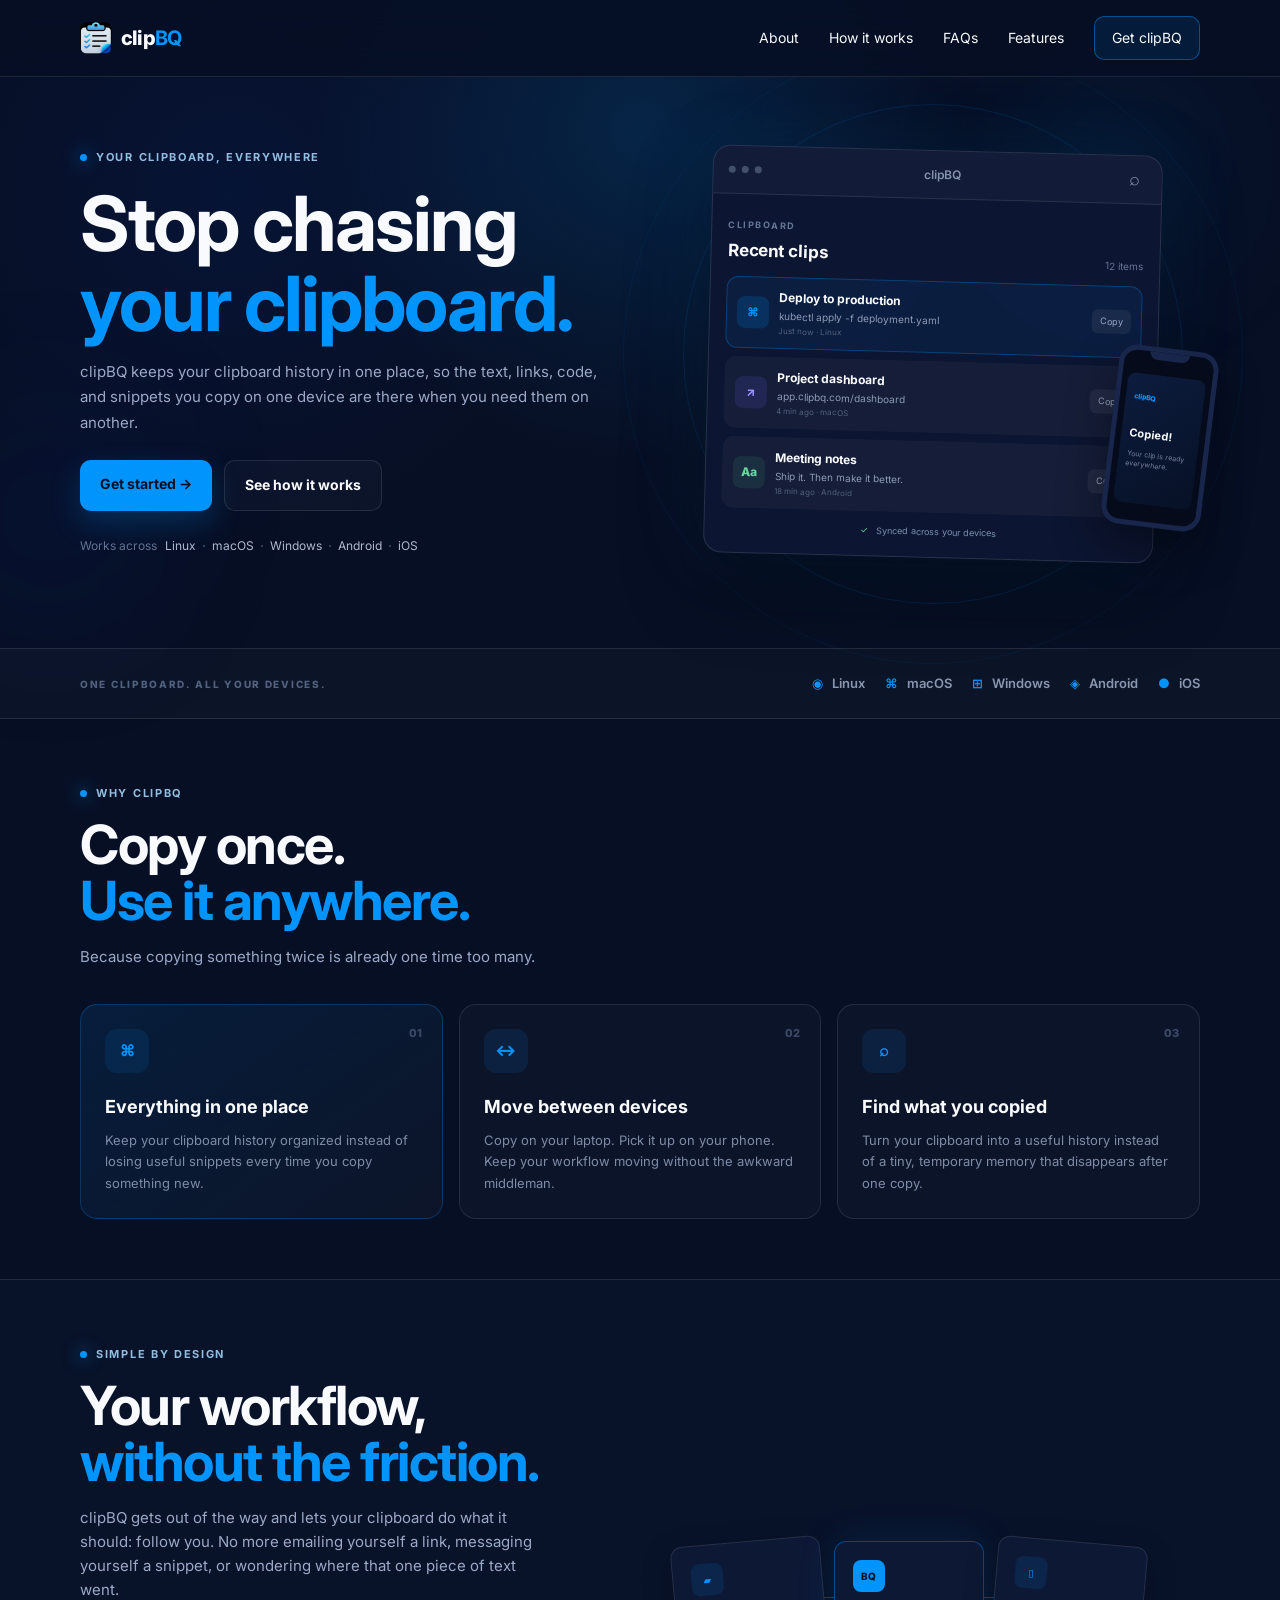
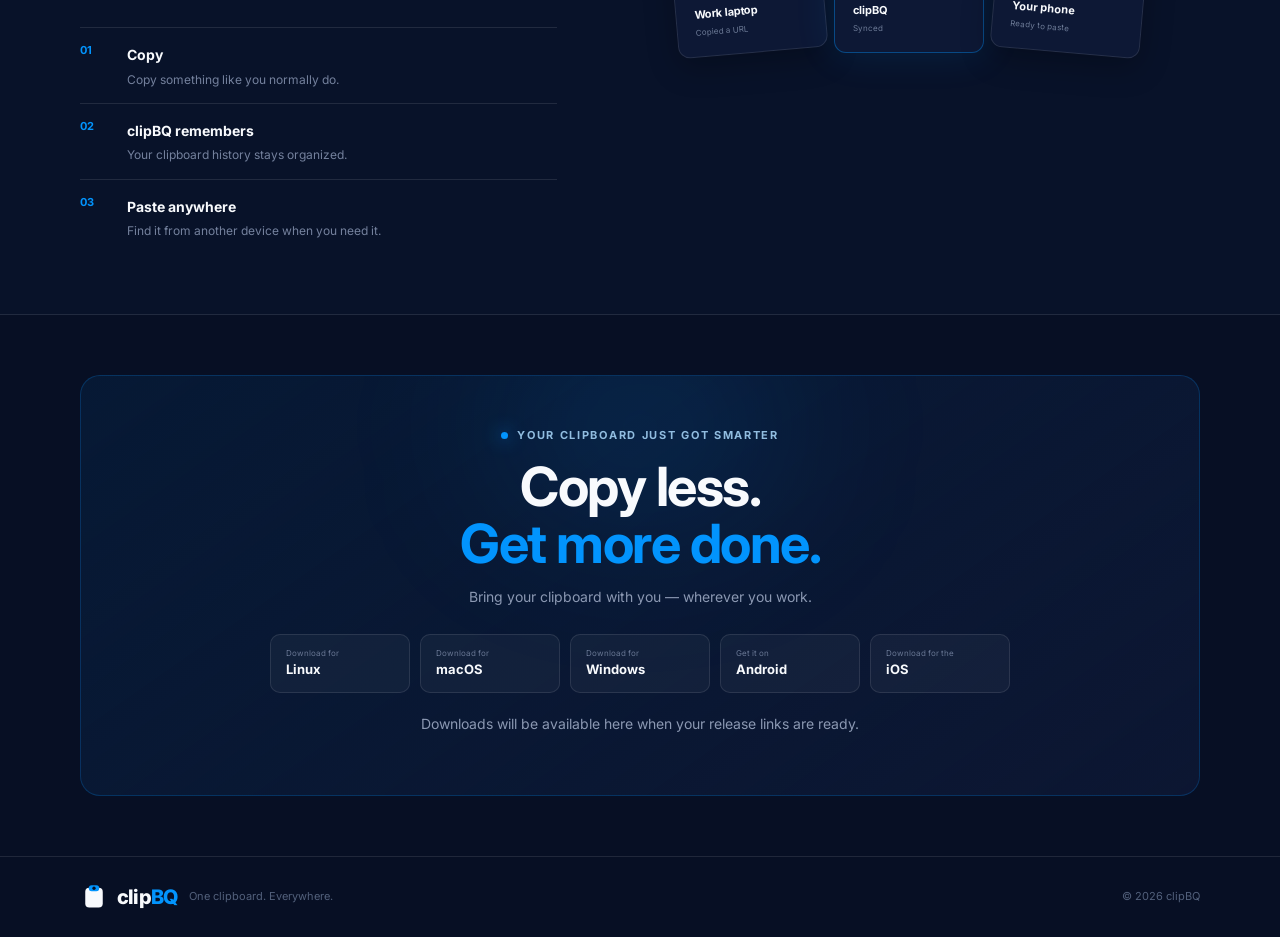
<file: index.html>
<!DOCTYPE html>
<html lang="en">

<head>
  <meta charset="UTF-8" />
  <meta name="viewport" content="width=device-width, initial-scale=1.0" />

  <!-- Primary Meta Tags -->
  <title>clipBQ — Your clipboard, everywhere</title>
  <meta name="title" content="clipBQ — Cross-Platform Clipboard Manager for Desktop & Mobile" />
  <meta name="description"
    content="Seamlessly sync your clipboard history across Linux, macOS, Windows, Android, and iOS. Access copied text, snippets, and links anywhere instantly with clipBQ." />
  <meta name="keywords"
    content="clipboard manager, cross platform clipboard, clipboard sync, linux clipboard, macos clipboard manager, windows clipboard tool, android clipboard sync" />
  <meta name="author" content="clipBQ" />
  <meta name="robots" content="index, follow" />
  <link rel="canonical" href="https://clipbq.github.io/" />

  <!-- Open Graph / Facebook -->
  <meta property="og:type" content="website" />
  <meta property="og:url" content="https://clipbq.github.io/" />
  <meta property="og:title" content="clipBQ — Your Clipboard, Everywhere" />
  <meta property="og:description"
    content="Keep your clipboard history synchronized in one place across all your desktop and mobile devices." />
  <meta property="og:image" content="https://clipbq.github.io/clipBQ-logo.png" />

  <!-- Twitter -->
  <meta property="twitter:card" content="summary_large_image" />
  <meta property="twitter:url" content="https://clipbq.github.io/" />
  <meta property="twitter:title" content="clipBQ — Your Clipboard, Everywhere" />
  <meta property="twitter:description"
    content="Keep your clipboard history synchronized in one place across all your desktop and mobile devices." />
  <meta property="twitter:image" content="https://clipbq.github.io/clipBQ-logo.png" />

  <!-- Fonts & Styles -->
  <link rel="preconnect" href="https://fonts.googleapis.com">
  <link rel="preconnect" href="https://fonts.gstatic.com" crossorigin>
  <link href="https://fonts.googleapis.com/css2?family=Inter:wght@400;500;600;700;800&display=swap" rel="stylesheet">
  <link rel="stylesheet" href="styles.css" />

  <!-- Favicons -->
  <link rel="apple-touch-icon" sizes="180x180" href="/apple-touch-icon.png">
  <link rel="icon" type="image/png" sizes="32x32" href="/favicon-32x32.png">
  <link rel="icon" type="image/png" sizes="16x16" href="/favicon-16x16.png">
  <link rel="manifest" href="/site.webmanifest">

  <!-- JSON-LD Structured Data for Software Application -->
  <script type="application/ld+json">
  {
    "@context": "https://schema.org",
    "@type": "SoftwareApplication",
    "name": "clipBQ",
    "operatingSystem": "Linux, macOS, Windows, Android, iOS",
    "applicationCategory": "UtilitiesApplication",
    "offers": {
      "@type": "Offer",
      "price": "100000.00",
      "priceCurrency": "USD"
    },
    "description": "Cross-platform clipboard manager that synchronizes clipboard history across Linux, macOS, Windows, Android, and iOS."
  }
  </script>
</head>

<body>
  <header class="site-header">
    <nav class="nav container">
      <a class="brand" href="index.html">
        <img src="clipBQ-logo.png" alt="clipBQ icon">
        <span>clip<b>BQ</b></span>
      </a>

      <button class="menu-toggle" id="menuToggle" aria-label="Open navigation menu" aria-expanded="false">☰</button>

      <div class="nav-links" id="navLinks">
        <a href="#home">About</a>
        <a href="#how-it-works">How it works</a>
        <a href="faq.html">FAQs</a>
        <a href="#features">Features</a>
        <a class="nav-cta" href="index.html#download">Get clipBQ</a>
      </div>
    </nav>
  </header>

  <main>
    <section class="hero" id="home">
      <div class="hero-glow glow-one"></div>
      <div class="hero-glow glow-two"></div>

      <div class="container hero-grid">
        <div class="hero-copy">
          <div class="eyebrow"><span></span> Your clipboard, everywhere</div>
          <h1>Stop chasing<br><em>your clipboard.</em></h1>
          <p class="hero-text">
            clipBQ keeps your clipboard history in one place, so the text, links,
            code, and snippets you copy on one device are there when you need them
            on another.
          </p>

          <div class="hero-actions">
            <a class="btn btn-primary" href="#download">Get started <span>→</span></a>
            <a class="btn btn-ghost" href="#how-it-works">See how it works</a>
          </div>

          <div class="platform-line">
            <span>Works across</span>
            <div class="platforms-mini">
              <span>Linux</span><b>·</b><span>macOS</span><b>·</b><span>Windows</span><b>·</b><span>Android</span><b>·</b><span>iOS</span>
            </div>
          </div>
        </div>

        <div class="clipboard-demo-wrap">
          <div class="orbit orbit-a"></div>
          <div class="orbit orbit-b"></div>
          <div class="clipboard-window">
            <div class="window-top">
              <div class="window-dots"><i></i><i></i><i></i></div>
              <span>clipBQ</span>
              <button class="search-btn" aria-label="Search clipboard">⌕</button>
            </div>

            <div class="window-body">
              <div class="window-heading">
                <div>
                  <small>CLIPBOARD</small>
                  <h3>Recent clips</h3>
                </div>
                <span class="count">12 items</span>
              </div>

              <div class="clip-card active">
                <div class="clip-icon blue">⌘</div>
                <div class="clip-content">
                  <strong>Deploy to production</strong>
                  <p>kubectl apply -f deployment.yaml</p>
                  <small>Just now · Linux</small>
                </div>
                <button class="copy-chip" data-copy="kubectl apply -f deployment.yaml">Copy</button>
              </div>

              <div class="clip-card">
                <div class="clip-icon purple">↗</div>
                <div class="clip-content">
                  <strong>Project dashboard</strong>
                  <p>app.clipbq.com/dashboard</p>
                  <small>4 min ago · macOS</small>
                </div>
                <button class="copy-chip" data-copy="app.clipbq.com/dashboard">Copy</button>
              </div>

              <div class="clip-card">
                <div class="clip-icon green">Aa</div>
                <div class="clip-content">
                  <strong>Meeting notes</strong>
                  <p>Ship it. Then make it better.</p>
                  <small>18 min ago · Android</small>
                </div>
                <button class="copy-chip" data-copy="Ship it. Then make it better.">Copy</button>
              </div>

              <div class="sync-badge"><span>✓</span> Synced across your devices</div>
            </div>
          </div>

          <div class="floating-device device-phone">
            <div class="device-notch"></div>
            <div class="device-screen">
              <small>clipBQ</small>
              <strong>Copied!</strong>
              <p>Your clip is ready everywhere.</p>
            </div>
          </div>
        </div>
      </div>
    </section>

    <section class="trust-strip" id="platforms">
      <div class="container">
        <p>ONE CLIPBOARD. ALL YOUR DEVICES.</p>
        <div class="platform-grid">
          <div><span>◉</span> Linux</div>
          <div><span>⌘</span> macOS</div>
          <div><span>⊞</span> Windows</div>
          <div><span>◈</span> Android</div>
          <div><span>●</span> iOS</div>
        </div>
      </div>
    </section>

    <section class="section" id="features">
      <div class="container">
        <div class="section-heading">
          <div class="eyebrow"><span></span> Why clipBQ</div>
          <h2>Copy once.<br><span>Use it anywhere.</span></h2>
          <p>Because copying something twice is already one time too many.</p>
        </div>

        <div class="feature-grid">
          <article class="feature-card featured">
            <div class="feature-number">01</div>
            <div class="feature-icon">⌘</div>
            <h3>Everything in one place</h3>
            <p>Keep your clipboard history organized instead of losing useful snippets every time you copy something
              new.</p>
          </article>

          <article class="feature-card">
            <div class="feature-number">02</div>
            <div class="feature-icon">↔</div>
            <h3>Move between devices</h3>
            <p>Copy on your laptop. Pick it up on your phone. Keep your workflow moving without the awkward middleman.
            </p>
          </article>

          <article class="feature-card">
            <div class="feature-number">03</div>
            <div class="feature-icon">⌕</div>
            <h3>Find what you copied</h3>
            <p>Turn your clipboard into a useful history instead of a tiny, temporary memory that disappears after one
              copy.</p>
          </article>
        </div>
      </div>
    </section>

    <section class="section workflow" id="how-it-works">
      <div class="container workflow-grid">
        <div class="workflow-copy">
          <div class="eyebrow"><span></span> Simple by design</div>
          <h2>Your workflow,<br><span>without the friction.</span></h2>
          <p>
            clipBQ gets out of the way and lets your clipboard do what it should:
            follow you. No more emailing yourself a link, messaging yourself a snippet,
            or wondering where that one piece of text went.
          </p>

          <div class="steps">
            <div class="step">
              <b>01</b>
              <div>
                <strong>Copy</strong>
                <p>Copy something like you normally do.</p>
              </div>
            </div>
            <div class="step">
              <b>02</b>
              <div>
                <strong>clipBQ remembers</strong>
                <p>Your clipboard history stays organized.</p>
              </div>
            </div>
            <div class="step">
              <b>03</b>
              <div>
                <strong>Paste anywhere</strong>
                <p>Find it from another device when you need it.</p>
              </div>
            </div>
          </div>
        </div>

        <div class="workflow-art">
          <div class="connection-line"></div>
          <div class="workflow-card card-left">
            <span class="device-symbol">▰</span>
            <strong>Work laptop</strong>
            <small>Copied a URL</small>
          </div>
          <div class="workflow-card card-center">
            <span class="brand-dot">BQ</span>
            <strong>clipBQ</strong>
            <small>Synced</small>
          </div>
          <div class="workflow-card card-right">
            <span class="device-symbol">▯</span>
            <strong>Your phone</strong>
            <small>Ready to paste</small>
          </div>
        </div>
      </div>
    </section>

    <section class="cta-section" id="download">
      <div class="container">
        <div class="cta-box">
          <div class="cta-glow"></div>
          <div class="eyebrow"><span></span> Your clipboard just got smarter</div>
          <h2>Copy less.<br><em>Get more done.</em></h2>
          <p>Bring your clipboard with you — wherever you work.</p>
          <div class="download-buttons">
            <a class="download-btn"
              href="https://media.githubusercontent.com/media/clipbq/clipbq.github.io/refs/heads/main/clipBQ-linux-app.zip">
              <small>Download for</small><strong>Linux</strong>
            </a>
            <a class="download-btn"
              href="https://media.githubusercontent.com/media/clipbq/clipbq.github.io/refs/heads/main/clipBQ-mac-app.zip">
              <small>Download for</small><strong>macOS</strong>
            </a>
            <a class="download-btn"
              href="https://media.githubusercontent.com/media/clipbq/clipbq.github.io/refs/heads/main/clipBQ-windows-app.zip">
              <small>Download for</small><strong>Windows</strong>
            </a>
            <a class="download-btn" href="clipBQ-signed-apk.zip">
              <small>Get it on</small><strong>Android</strong>
            </a>
            <a class="download-btn"
              href="https://media.githubusercontent.com/media/clipbq/clipbq.github.io/refs/heads/main/clipBQ-mac-app.zip">
              <small>Download for the</small><strong>iOS</strong>
            </a>
          </div>
          <p class="fine-print">Downloads will be available here when your release links are ready.</p>
        </div>
      </div>
    </section>
  </main>

  <footer>
    <div class="container footer-inner">
      <a class="brand" href="#">
        <span class="brand-mark small" aria-hidden="true">
          <svg viewBox="0 0 48 48">
            <rect x="9" y="8" width="30" height="34" rx="7" fill="#F8FAFD" />
            <rect x="15" y="4" width="18" height="10" rx="5" fill="#0294FD" />
            <circle cx="24" cy="9" r="2.8" fill="#071023" />
          </svg>
        </span>
        <span>clip<span>BQ</span></span>
      </a>
      <p>One clipboard. Everywhere.</p>
      <span class="copyright">© 2026 clipBQ</span>
    </div>
  </footer>

  <script src="script.js"></script>
</body>

</html>
</file>
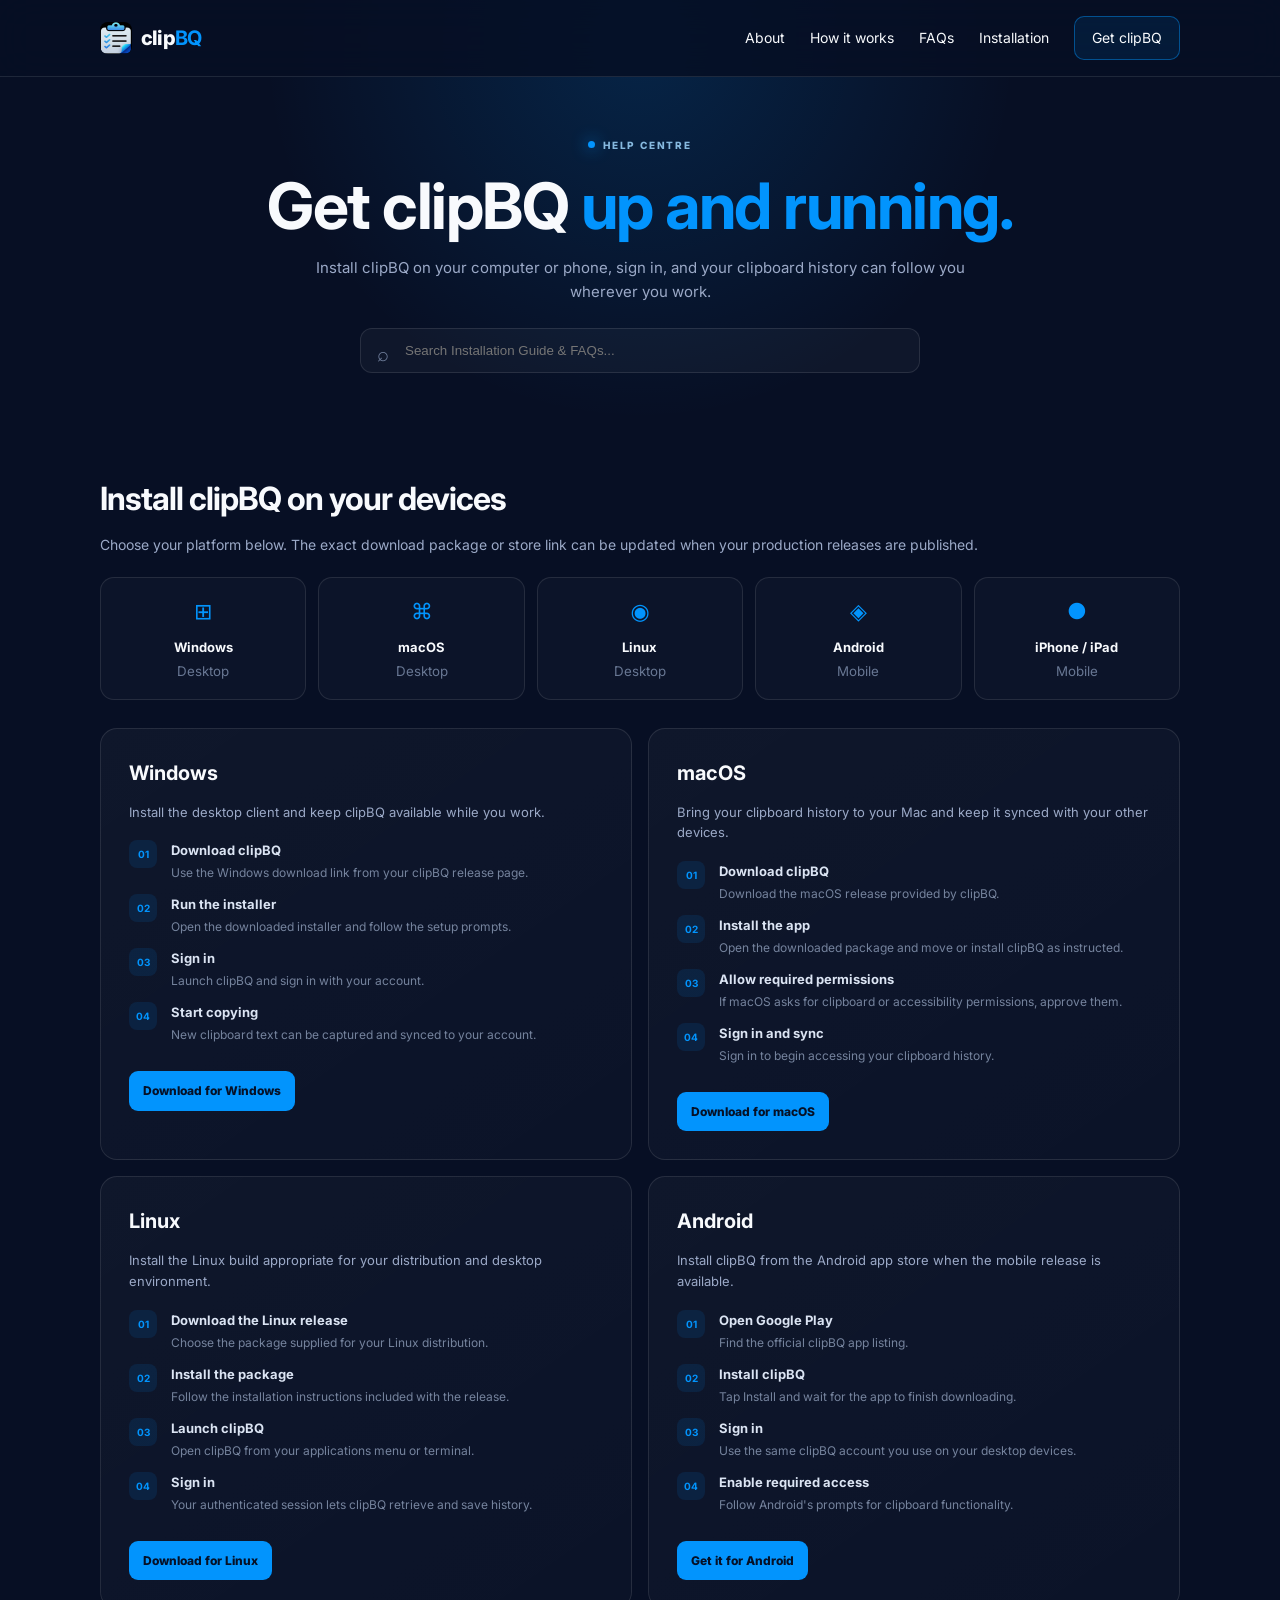
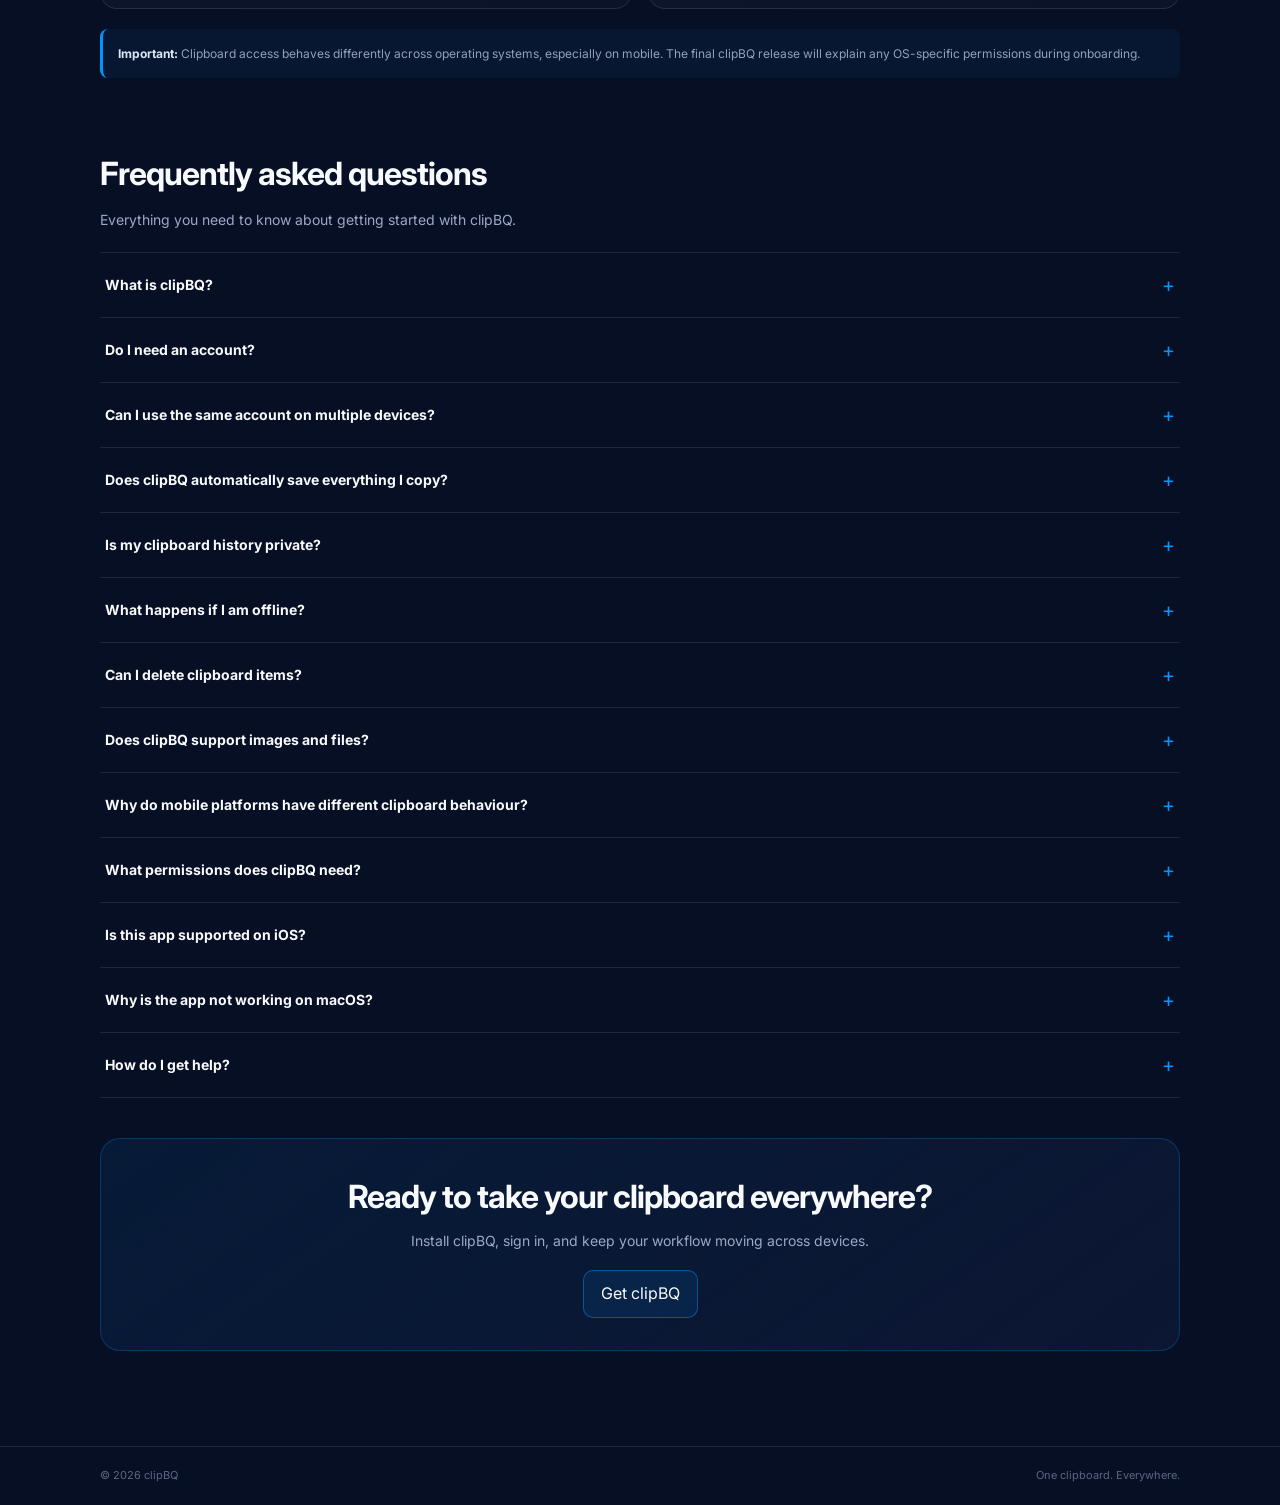
<file: faq.html>
<!DOCTYPE html>
<html lang="en">

<head>
  <meta charset="UTF-8" />
  <meta name="viewport" content="width=device-width, initial-scale=1.0" />

  <!-- Primary Meta Tags -->
  <title>clipBQ — Your clipboard, everywhere</title>
  <meta name="title" content="clipBQ — Installation Guide & Frequently Asked Questions (FAQs)" />
  <meta name="description"
    content="Find installation guides for Linux, macOS, Windows, Android, and iOS alongside answers to common questions about clipBQ sync, security, and usage." />
  <meta name="keywords"
    content="clipBQ help, install clipBQ, clipboard manager FAQ, clipBQ guide, cloud clipboard setup" />
  <meta name="author" content="clipBQ" />
  <meta name="robots" content="index, follow" />
  <link rel="canonical" href="https://clipbq.github.io/faq.html" />

  <!-- Open Graph / Facebook -->
  <meta property="og:type" content="article" />
  <meta property="og:url" content="https://clipbq.github.io/faq.html" />
  <meta property="og:title" content="clipBQ — Installation Guide & FAQs" />
  <meta property="og:description"
    content="Learn how to install and configure clipBQ on Linux, macOS, Windows, Android, and iOS." />
  <meta property="og:image" content="https://clipbq.github.io/clipBQ-logo.png" />

  <!-- Twitter -->
  <meta property="twitter:card" content="summary_large_image" />
  <meta property="twitter:url" content="https://clipbq.github.io/faq.html" />
  <meta property="twitter:title" content="clipBQ — Installation Guide & FAQs" />
  <meta property="twitter:description"
    content="Learn how to install and configure clipBQ on Linux, macOS, Windows, Android, and iOS." />
  <meta property="twitter:image" content="https://clipbq.github.io/clipBQ-logo.png" />

  <!-- Fonts & Styles -->
  <link rel="preconnect" href="https://fonts.googleapis.com">
  <link rel="preconnect" href="https://fonts.gstatic.com" crossorigin>
  <link href="https://fonts.googleapis.com/css2?family=Inter:wght@400;500;600;700;800&display=swap" rel="stylesheet">
  <link rel="stylesheet" href="faq.css" />

  <!-- Favicons -->
  <link rel="apple-touch-icon" sizes="180x180" href="/apple-touch-icon.png">
  <link rel="icon" type="image/png" sizes="32x32" href="/favicon-32x32.png">
  <link rel="icon" type="image/png" sizes="16x16" href="/favicon-16x16.png">
  <link rel="manifest" href="/site.webmanifest">

  <!-- JSON-LD Structured Data for FAQ Rich Snippets -->
  <script type="application/ld+json">
  {
    "@context": "https://schema.org",
    "@type": "FAQPage",
    "mainEntity": [
      {
        "@type": "Question",
        "name": "What is clipBQ?",
        "acceptedAnswer": {
          "@type": "Answer",
          "text": "clipBQ is a cross-platform clipboard manager designed to keep your clipboard history in one place across Linux, macOS, Windows, Android, and iOS."
        }
      },
      {
        "@type": "Question",
        "name": "Do I need an account?",
        "acceptedAnswer": {
          "@type": "Answer",
          "text": "Yes. An account allows clipBQ to associate your clipboard history with you and synchronize it across your devices."
        }
      },
      {
        "@type": "Question",
        "name": "Is my clipboard history private?",
        "acceptedAnswer": {
          "@type": "Answer",
          "text": "clipBQ enforces access security via Cloud database Row Level Security. Data is protected with encryption and retention controls."
        }
      }
    ]
  }
  </script>
</head>

<body>
  <header class="site-header">
    <nav class="nav container">
      <a class="brand" href="index.html">
        <img src="clipBQ-logo.png" alt="clipBQ icon">
        <span>clip<b>BQ</b></span>
      </a>

      <button class="menu-toggle" id="menuToggle" aria-label="Open navigation menu" aria-expanded="false">☰</button>

      <div class="nav-links" id="navLinks">
        <a href="index.html#home">About</a>
        <a href="index.html#how-it-works">How it works</a>
        <a href="#faq">FAQs</a>
        <a href="#install">Installation</a>
        <a class="nav-cta" href="index.html#download">Get clipBQ</a>
      </div>
    </nav>
  </header>

  <section class="hero">
    <div class="container">
      <div class="eyebrow"><i></i> Help centre</div>
      <h1>Get clipBQ <span>up and running.</span></h1>
      <p>Install clipBQ on your computer or phone, sign in, and your clipboard history can follow you wherever you work.
      </p>

      <div class="search">
        <span>⌕</span>
        <input id="faqSearch" type="search" placeholder="Search Installation Guide & FAQs..." aria-label="Search FAQs">
      </div>
    </div>
  </section>

  <main>
    <section class="section" id="install">
      <div class="container">
        <h2>Install clipBQ on your devices</h2>
        <p class="section-intro">Choose your platform below. The exact download package or store link can be updated
          when your production releases are published.</p>

        <div class="platform-grid">
          <a class="platform" href="#windows"><span
              class="icon">⊞</span><strong>Windows</strong><small>Desktop</small></a>
          <a class="platform" href="#macos"><span class="icon">⌘</span><strong>macOS</strong><small>Desktop</small></a>
          <a class="platform" href="#linux"><span class="icon">◉</span><strong>Linux</strong><small>Desktop</small></a>
          <a class="platform" href="#android"><span
              class="icon">◈</span><strong>Android</strong><small>Mobile</small></a>
          <a class="platform" href="#android"><span class="icon">●</span><strong>iPhone /
              iPad</strong><small>Mobile</small></a>
        </div>

        <div class="install-grid">
          <article class="install-card" id="windows">
            <h3>Windows</h3>
            <p>Install the desktop client and keep clipBQ available while you work.</p>
            <ol class="steps">
              <li><b>01</b>
                <div><strong>Download clipBQ</strong><span>Use the Windows download link from your clipBQ release
                    page.</span></div>
              </li>
              <li><b>02</b>
                <div><strong>Run the installer</strong><span>Open the downloaded installer and follow the setup
                    prompts.</span></div>
              </li>
              <li><b>03</b>
                <div><strong>Sign in</strong><span>Launch clipBQ and sign in with your account.</span></div>
              </li>
              <li><b>04</b>
                <div><strong>Start copying</strong><span>New clipboard text can be captured and synced to your
                    account.</span></div>
              </li>
            </ol>
            <a class="download" href="index.html#download">Download for Windows</a>
          </article>

          <article class="install-card" id="macos">
            <h3>macOS</h3>
            <p>Bring your clipboard history to your Mac and keep it synced with your other devices.</p>
            <ol class="steps">
              <li><b>01</b>
                <div><strong>Download clipBQ</strong><span>Download the macOS release provided by clipBQ.</span></div>
              </li>
              <li><b>02</b>
                <div><strong>Install the app</strong><span>Open the downloaded package and move or install clipBQ as
                    instructed.</span></div>
              </li>
              <li><b>03</b>
                <div><strong>Allow required permissions</strong><span>If macOS asks for clipboard or accessibility
                    permissions, approve them.</span></div>
              </li>
              <li><b>04</b>
                <div><strong>Sign in and sync</strong><span>Sign in to begin accessing your clipboard history.</span>
                </div>
              </li>
            </ol>
            <a class="download" href="index.html#download">Download for macOS</a>
          </article>

          <article class="install-card" id="linux">
            <h3>Linux</h3>
            <p>Install the Linux build appropriate for your distribution and desktop environment.</p>
            <ol class="steps">
              <li><b>01</b>
                <div><strong>Download the Linux release</strong><span>Choose the package supplied for your Linux
                    distribution.</span></div>
              </li>
              <li><b>02</b>
                <div><strong>Install the package</strong><span>Follow the installation instructions included with the
                    release.</span></div>
              </li>
              <li><b>03</b>
                <div><strong>Launch clipBQ</strong><span>Open clipBQ from your applications menu or terminal.</span>
                </div>
              </li>
              <li><b>04</b>
                <div><strong>Sign in</strong><span>Your authenticated session lets clipBQ retrieve and save
                    history.</span></div>
              </li>
            </ol>
            <a class="download" href="index.html#download">Download for Linux</a>
          </article>

          <article class="install-card" id="android">
            <h3>Android</h3>
            <p>Install clipBQ from the Android app store when the mobile release is available.</p>
            <ol class="steps">
              <li><b>01</b>
                <div><strong>Open Google Play</strong><span>Find the official clipBQ app listing.</span></div>
              </li>
              <li><b>02</b>
                <div><strong>Install clipBQ</strong><span>Tap Install and wait for the app to finish downloading.</span>
                </div>
              </li>
              <li><b>03</b>
                <div><strong>Sign in</strong><span>Use the same clipBQ account you use on your desktop devices.</span>
                </div>
              </li>
              <li><b>04</b>
                <div><strong>Enable required access</strong><span>Follow Android's prompts for clipboard
                    functionality.</span></div>
              </li>
            </ol>
            <a class="download" href="index.html#download">Get it for Android</a>
          </article>
        </div>

        <div class="note">
          <strong>Important:</strong> Clipboard access behaves differently across operating systems, especially on
          mobile. The final clipBQ release will explain any OS-specific permissions during onboarding.
        </div>
      </div>
    </section>

    <section class="section" id="faq">
      <div class="container">
        <h2>Frequently asked questions</h2>
        <p class="section-intro">Everything you need to know about getting started with clipBQ.</p>

        <div class="faq-list" id="faqList">
          <details>
            <summary>What is clipBQ?</summary>
            <p>clipBQ is a cross-platform clipboard manager designed to keep your clipboard history in one place across
              Linux, macOS, Windows, Android and iOS.</p>
          </details>
          <details>
            <summary>Do I need an account?</summary>
            <p>Yes. An account allows clipBQ to associate your clipboard history with you and synchronize it across your
              devices.</p>
          </details>
          <details>
            <summary>Can I use the same account on multiple devices?</summary>
            <p>Yes. Sign in with the same clipBQ account on each supported device to access your clipboard history.</p>
          </details>
          <details>
            <summary>Does clipBQ automatically save everything I copy?</summary>
            <p>The desktop client can monitor new clipboard content while running. For mobile releases, users push
              chosen clips to the app for cloud upload.</p>
          </details>
          <details>
            <summary>Is my clipboard history private?</summary>
            <p>clipBQ enforces access security via Cloud database Row Level Security. Data is protected with encryption
              and retention controls.</p>
          </details>
          <details>
            <summary>What happens if I am offline?</summary>
            <p>This initial version requires a network connection to sync. Desktop updates will queue clipboard changes
              locally when offline.</p>
          </details>
          <details>
            <summary>Can I delete clipboard items?</summary>
            <p>Yes, the cloud fully supports clearing history. The interface provides fast, easy methods for deleting
              entries.</p>
          </details>
          <details>
            <summary>Does clipBQ support images and files?</summary>
            <p>This release focuses on text clipboard history. Image and file support will follow in future updates.</p>
          </details>
          <details>
            <summary>Why do mobile platforms have different clipboard behaviour?</summary>
            <p>Android and iOS apply specific privacy restrictions to continuous background clipboard access.</p>
          </details>
          <details>
            <summary>What permissions does clipBQ need?</summary>
            <p>clipBQ requests minimum permissions required for clipboard monitoring and synchronization based on OS
              features.</p>
          </details>
          <details>
            <summary>Is this app supported on iOS?</summary>
            <p>Due to security policies that Apple has on iOS devices regarding clipboard copying and sharing
              , development for this release has been paused, and an app for this platform is not available for now.
            </p>
          </details>
          <details>
            <summary>Why is the app not working on macOS?</summary>
            <p>Because this app is built through an automated CI pipeline and is not digitally signed by Apple,
              macOS will block it by default. If you see a "damaged file" or "unverified developer" warning,
              use the command <code>xattr -cr /Applications/clipBQ.app</code> to bypass Gatekeeper Bypass after
              downloading and unzipping the clipBQ.app file</p>
          </details>
          <details>
            <summary>How do I get help?</summary>
            <p>Once our support channel is ready, links for our documentation, GitHub Discussions, or support email will
              be added here.</p>
          </details>
        </div>

        <div class="cta">
          <h2>Ready to take your clipboard everywhere?</h2>
          <p>Install clipBQ, sign in, and keep your workflow moving across devices.</p>
          <a class="nav-cta" href="index.html#download">Get clipBQ</a>
        </div>
      </div>
    </section>
  </main>

  <footer>
    <div class="container footer">
      <span>© 2026 clipBQ</span>
      <span>One clipboard. Everywhere.</span>
    </div>
  </footer>

  <script src="script.js"></script>
</body>

</html>
</file>
<file: styles.css>
:root {
  --bg: #070F24;
  --surface: #0D1733;
  --surface-2: #101C3C;
  --blue: #0294FD;
  --blue-2: #0170F5;
  --deep-blue: #002E97;
  --white: #F8FAFD;
  --muted: #9BA9C7;
  --line: rgba(248, 250, 253, .10);
  --shadow: 0 30px 80px rgba(0, 0, 0, .35);
}

* {
  box-sizing: border-box;
}

html {
  scroll-behavior: smooth;
}

body {
  margin: 0;
  font-family: Inter, system-ui, -apple-system, BlinkMacSystemFont, "Segoe UI", sans-serif;
  color: var(--white);
  background: var(--bg);
  line-height: 1.6;
  overflow-x: hidden;
}

a {
  color: inherit;
  text-decoration: none;
}

button {
  font: inherit;
}

.container {
  width: min(1120px, calc(100% - 32px));
  margin: 0 auto;
}

/* Header & Navigation (Mobile-First) */
.site-header {
  position: fixed;
  inset: 0 0 auto;
  z-index: 100;
  background: rgba(7, 15, 36, .85);
  border-bottom: 1px solid var(--line);
  backdrop-filter: blur(18px);
}

.nav {
  height: 64px;
  display: flex;
  align-items: center;
  justify-content: space-between;
  position: relative;
}

.brand {
  display: inline-flex;
  align-items: center;
  gap: 9px;
  font-size: 20px;
  font-weight: 800;
  letter-spacing: -.8px;
}

.brand b,
.brand span>span {
  color: var(--blue);
}

.brand img {
  width: 32px;
  height: 32px;
  object-fit: contain;
  border-radius: 8px;
}

.brand-mark {
  width: 28px;
  height: 28px;
  display: grid;
  place-items: center;
}

.brand-mark svg {
  width: 100%;
  height: 100%;
}

.menu-toggle {
  display: block;
  background: none;
  color: white;
  border: 0;
  font-size: 24px;
  cursor: pointer;
  padding: 4px;
}

.nav-links {
  display: none;
  position: absolute;
  top: 100%;
  left: 0;
  right: 0;
  background: var(--surface);
  border-bottom: 1px solid var(--line);
  padding: 20px;
  flex-direction: column;
  gap: 16px;
  font-size: 15px;
  box-shadow: 0 10px 30px rgba(0, 0, 0, .5);
}

.nav-links.open {
  display: flex;
}

.nav-links a:hover {
  color: var(--white);
}

.nav-cta {
  display: inline-block;
  text-align: center;
  padding: 10px 17px;
  border: 1px solid rgba(2, 148, 253, .45);
  border-radius: 10px;
  color: var(--white);
  background: rgba(2, 148, 253, .10);
}

/* Hero Section (Mobile First) */
.hero {
  padding: 100px 0 60px;
  position: relative;
  background:
    radial-gradient(circle at 50% 20%, rgba(2, 148, 253, .16), transparent 40%),
    radial-gradient(circle at 18% 30%, rgba(0, 46, 151, .15), transparent 30%);
}

.hero-grid {
  display: grid;
  grid-template-columns: 1fr;
  gap: 40px;
  align-items: center;
  position: relative;
  z-index: 2;
}

.hero-copy {
  text-align: center;
}

.eyebrow {
  display: inline-flex;
  align-items: center;
  gap: 9px;
  color: #91bde0;
  text-transform: uppercase;
  letter-spacing: 1.7px;
  font-size: 11px;
  font-weight: 700;
}

.eyebrow span {
  width: 7px;
  height: 7px;
  border-radius: 50%;
  background: var(--blue);
  box-shadow: 0 0 18px var(--blue);
}

h1 {
  margin: 15px 0;
  font-size: clamp(38px, 8vw, 76px);
  line-height: 1.05;
  letter-spacing: -2px;
}

h1 em,
h2 span,
h2 em {
  color: var(--blue);
  font-style: normal;
}

.hero-text {
  max-width: 580px;
  margin: 0 auto;
  color: var(--muted);
  font-size: 15px;
  line-height: 1.7;
}

.hero-actions {
  display: flex;
  flex-direction: column;
  gap: 12px;
  margin: 25px 0;
}

.btn {
  padding: 13px 20px;
  border-radius: 11px;
  font-size: 14px;
  font-weight: 700;
  text-align: center;
  transition: transform .2s ease, box-shadow .2s ease;
}

.btn-primary {
  background: var(--blue);
  color: #021126;
  box-shadow: 0 12px 30px rgba(2, 148, 253, .22);
}

.btn-primary:hover {
  transform: translateY(-2px);
  box-shadow: 0 16px 38px rgba(2, 148, 253, .3);
}

.btn-ghost {
  border: 1px solid var(--line);
  background: rgba(255, 255, 255, .025);
}

.btn-ghost:hover {
  background: rgba(255, 255, 255, .06);
}

.platform-line {
  display: flex;
  flex-direction: column;
  align-items: center;
  gap: 8px;
  color: #637392;
  font-size: 12px;
}

.platforms-mini {
  display: flex;
  flex-wrap: wrap;
  justify-content: center;
  gap: 6px;
  color: #aeb9ce;
}

.platforms-mini b {
  color: #3d4a68;
}

.hero-glow {
  position: absolute;
  border-radius: 50%;
  filter: blur(70px);
  pointer-events: none;
}

.glow-one {
  width: 200px;
  height: 200px;
  right: 5%;
  top: 10%;
  background: rgba(2, 148, 253, .08);
}

.glow-two {
  width: 200px;
  height: 200px;
  left: -50px;
  bottom: 5%;
  background: rgba(0, 46, 151, .14);
}

/* Demo App Section */
.clipboard-demo-wrap {
  position: relative;
  display: grid;
  place-items: center;
  margin-top: 10px;
}

.clipboard-window {
  width: 100%;
  max-width: 450px;
  border-radius: 18px;
  overflow: hidden;
  position: relative;
  z-index: 2;
  background: rgba(13, 23, 51, .95);
  border: 1px solid rgba(248, 250, 253, .12);
  box-shadow: var(--shadow), 0 0 80px rgba(2, 148, 253, .10);
}

.window-top {
  height: 48px;
  display: flex;
  align-items: center;
  padding: 0 15px;
  border-bottom: 1px solid var(--line);
  background: rgba(255, 255, 255, .025);
}

.window-dots {
  display: flex;
  gap: 6px;
}

.window-dots i {
  width: 7px;
  height: 7px;
  border-radius: 50%;
  background: #42506c;
}

.window-top>span {
  margin: auto;
  font-size: 12px;
  color: #8492ae;
  font-weight: 600;
}

.search-btn {
  background: none;
  border: 0;
  color: #8795b1;
  font-size: 18px;
  cursor: pointer;
}

.window-body {
  padding: 16px;
}

.window-heading {
  display: flex;
  justify-content: space-between;
  align-items: flex-end;
  margin-bottom: 12px;
}

.window-heading small {
  color: #657594;
  letter-spacing: 1.5px;
  font-size: 9px;
  font-weight: 700;
}

.window-heading h3 {
  margin: 1px 0 0;
  font-size: 17px;
}

.count {
  font-size: 10px;
  color: #667592;
}

.clip-card {
  display: flex;
  align-items: center;
  gap: 10px;
  padding: 10px;
  margin: 8px 0;
  border: 1px solid transparent;
  border-radius: 12px;
  background: rgba(255, 255, 255, .035);
}

.clip-card.active {
  border-color: rgba(2, 148, 253, .3);
  background: rgba(2, 148, 253, .07);
}

.clip-icon {
  width: 32px;
  height: 32px;
  border-radius: 8px;
  display: grid;
  place-items: center;
  font-size: 12px;
  font-weight: 800;
  flex-shrink: 0;
}

.clip-icon.blue {
  background: rgba(2, 148, 253, .16);
  color: var(--blue);
}

.clip-icon.purple {
  background: rgba(120, 100, 255, .13);
  color: #9b8fff;
}

.clip-icon.green {
  background: rgba(70, 190, 135, .12);
  color: #67d6a1;
}

.clip-content {
  min-width: 0;
  flex: 1;
}

.clip-content strong,
.clip-content p,
.clip-content small {
  display: block;
  white-space: nowrap;
  overflow: hidden;
  text-overflow: ellipsis;
}

.clip-content strong {
  font-size: 12px;
}

.clip-content p {
  margin: 1px 0;
  color: #8d9ab5;
  font-size: 10px;
}

.clip-content small {
  color: #53617c;
  font-size: 8px;
}

.copy-chip {
  border: 0;
  border-radius: 6px;
  padding: 5px 8px;
  background: rgba(255, 255, 255, .06);
  color: #9aa8c3;
  font-size: 9px;
  cursor: pointer;
}

.copy-chip:hover {
  background: rgba(2, 148, 253, .18);
  color: var(--white);
}

.sync-badge {
  text-align: center;
  margin: 12px 0 2px;
  font-size: 9px;
  color: #7690ae;
}

.sync-badge span {
  color: #5bd69b;
  margin-right: 5px;
}

.orbit {
  display: none;
}

.floating-device {
  display: none;
}

/* Trust Strip */
.trust-strip {
  border-top: 1px solid var(--line);
  border-bottom: 1px solid var(--line);
  background: rgba(255, 255, 255, .018);
  padding: 24px 0;
}

.trust-strip .container {
  display: flex;
  flex-direction: column;
  align-items: center;
  gap: 16px;
  text-align: center;
}

.trust-strip p {
  margin: 0;
  color: #52617d;
  font-size: 10px;
  font-weight: 800;
  letter-spacing: 1.7px;
}

.platform-grid {
  display: flex;
  flex-wrap: wrap;
  justify-content: center;
  gap: 15px 20px;
  color: #8996af;
  font-weight: 600;
  font-size: 13px;
}

.platform-grid span {
  color: var(--blue);
  margin-right: 6px;
}

/* Section Common */
.section {
  padding: 60px 0;
}

.section-heading {
  max-width: 700px;
  margin-bottom: 35px;
}

.section-heading h2,
.workflow h2,
.cta-box h2 {
  margin: 12px 0;
  font-size: clamp(30px, 6vw, 54px);
  line-height: 1.05;
  letter-spacing: -1.5px;
}

.section-heading p,
.workflow-copy>p {
  color: var(--muted);
  font-size: 15px;
}

/* Feature Grid */
.feature-grid {
  display: grid;
  grid-template-columns: 1fr;
  gap: 16px;
}

.feature-card {
  padding: 24px;
  border-radius: 17px;
  border: 1px solid var(--line);
  background: rgba(255, 255, 255, .025);
  position: relative;
  overflow: hidden;
}

.feature-card.featured {
  background: linear-gradient(145deg, rgba(2, 148, 253, .11), rgba(255, 255, 255, .025));
  border-color: rgba(2, 148, 253, .25);
}

.feature-number {
  position: absolute;
  right: 20px;
  top: 20px;
  color: #3c4a68;
  font-size: 11px;
  font-weight: 800;
}

.feature-icon {
  width: 44px;
  height: 44px;
  display: grid;
  place-items: center;
  border-radius: 12px;
  margin-bottom: 20px;
  color: var(--blue);
  background: rgba(2, 148, 253, .10);
  font-weight: 800;
}

.feature-card h3 {
  font-size: 18px;
  margin: 0 0 8px;
}

.feature-card p {
  color: #7e8ba5;
  font-size: 13px;
  line-height: 1.65;
  margin: 0;
}

/* Workflow Section */
.workflow {
  background: #081229;
  border-top: 1px solid var(--line);
  border-bottom: 1px solid var(--line);
}

.workflow-grid {
  display: grid;
  grid-template-columns: 1fr;
  gap: 40px;
}

.steps {
  margin-top: 25px;
}

.step {
  display: grid;
  grid-template-columns: 35px 1fr;
  gap: 12px;
  padding: 14px 0;
  border-top: 1px solid var(--line);
}

.step b {
  color: var(--blue);
  font-size: 11px;
}

.step strong {
  font-size: 14px;
}

.step p {
  margin: 2px 0 0;
  color: #74819d;
  font-size: 12px;
}

.workflow-art {
  min-height: 260px;
  position: relative;
  display: flex;
  justify-content: center;
  align-items: center;
  gap: 10px;
}

.connection-line {
  position: absolute;
  width: 80%;
  height: 1px;
  background: linear-gradient(90deg, transparent, rgba(2, 148, 253, .6), transparent);
  z-index: 1;
}

.workflow-card {
  position: relative;
  z-index: 2;
  width: 30%;
  max-width: 140px;
  padding: 12px;
  border: 1px solid var(--line);
  border-radius: 12px;
  background: #0d1835;
  box-shadow: 0 10px 30px rgba(0, 0, 0, .25);
  text-align: center;
}

.workflow-card span {
  display: grid;
  place-items: center;
  width: 32px;
  height: 32px;
  border-radius: 8px;
  background: rgba(2, 148, 253, .1);
  color: var(--blue);
  font-size: 10px;
  font-weight: 800;
  margin: 0 auto 8px;
}

.workflow-card strong,
.workflow-card small {
  display: block;
}

.workflow-card strong {
  font-size: 11px;
}

.workflow-card small {
  color: #6d7b97;
  font-size: 8px;
  margin-top: 2px;
}

.card-center {
  border-color: rgba(2, 148, 253, .4);
  box-shadow: 0 0 40px rgba(2, 148, 253, .12);
}

.card-center span {
  background: var(--blue);
  color: #041127;
}

/* CTA Box */
.cta-section {
  padding: 60px 0;
}

.cta-box {
  position: relative;
  overflow: hidden;
  text-align: center;
  padding: 45px 20px;
  border: 1px solid rgba(2, 148, 253, .22);
  border-radius: 20px;
  background: linear-gradient(145deg, rgba(2, 148, 253, .08), rgba(13, 23, 51, .95));
}

.cta-glow {
  position: absolute;
  width: 300px;
  height: 200px;
  border-radius: 50%;
  background: rgba(2, 148, 253, .12);
  filter: blur(80px);
  left: 50%;
  top: -50px;
  transform: translateX(-50%);
}

.cta-box>*:not(.cta-glow) {
  position: relative;
  z-index: 1;
}

.cta-box p {
  color: #8b98b2;
  font-size: 14px;
}

.download-buttons {
  display: flex;
  flex-direction: column;
  gap: 10px;
  margin-top: 25px;
}

.download-btn {
  width: 100%;
  padding: 12px 15px;
  text-align: center;
  border: 1px solid var(--line);
  border-radius: 10px;
  background: rgba(255, 255, 255, .04);
  transition: transform .2s, border-color .2s;
}

.download-btn:hover {
  transform: translateY(-2px);
  border-color: rgba(2, 148, 253, .4);
  background: rgba(2, 148, 253, .08);
}

.download-btn small,
.download-btn strong {
  display: block;
}

.download-btn small {
  color: #697794;
  font-size: 8px;
}

.download-btn strong {
  font-size: 13px;
}

.fine-print {
  font-size: 10px;
  margin-top: 20px;
  color: #4f5e7b;
}

/* Footer */
footer {
  border-top: 1px solid var(--line);
  padding: 24px 0;
}

.footer-inner {
  display: flex;
  flex-direction: column;
  align-items: center;
  gap: 12px;
  text-align: center;
}

.footer-inner p,
.copyright {
  margin: 0;
  color: #52607b;
  font-size: 11px;
}

/* Toast */
.toast {
  position: fixed;
  left: 50%;
  bottom: 25px;
  transform: translate(-50%, 20px);
  opacity: 0;
  pointer-events: none;
  background: #f8fafd;
  color: #071023;
  padding: 10px 16px;
  border-radius: 10px;
  font-size: 12px;
  font-weight: 700;
  box-shadow: 0 15px 40px rgba(0, 0, 0, .35);
  transition: opacity .25s, transform .25s;
  z-index: 200;
}

.toast.show {
  opacity: 1;
  transform: translate(-50%, 0);
}

/* Media Queries for Tablet/Desktop Enhancement */
@media (min-width: 640px) {
  .hero-actions {
    flex-direction: row;
    justify-content: center;
  }

  .download-buttons {
    flex-direction: row;
    flex-wrap: wrap;
    justify-content: center;
  }

  .download-btn {
    width: auto;
    min-width: 140px;
    text-align: left;
  }
}

@media (min-width: 850px) {
  .nav {
    height: 76px;
  }

  .menu-toggle {
    display: none;
  }

  .nav-links {
    display: flex;
    position: static;
    flex-direction: row;
    align-items: center;
    background: transparent;
    border: none;
    padding: 0;
    box-shadow: none;
    gap: 30px;
    font-size: 14px;
  }

  .hero {
    padding: 140px 0 90px;
  }

  .hero-grid {
    grid-template-columns: 1fr 1fr;
    gap: 50px;
  }

  .hero-copy {
    text-align: left;
  }

  .hero-text {
    margin: 0;
  }

  .hero-actions {
    justify-content: flex-start;
  }

  .platform-line {
    flex-direction: row;
  }

  .clipboard-window {
    transform: rotate(1.5deg);
  }

  .orbit {
    display: block;
    position: absolute;
    border: 1px solid rgba(2, 148, 253, .13);
    border-radius: 50%;
  }

  .orbit-a {
    width: 500px;
    height: 500px;
  }

  .orbit-b {
    width: 620px;
    height: 620px;
    border-color: rgba(2, 148, 253, .06);
  }

  .floating-device {
    display: block;
    position: absolute;
    z-index: 3;
    width: 100px;
    height: 180px;
    border-radius: 18px;
    border: 5px solid #18264b;
    background: #050b1b;
    box-shadow: 0 20px 45px rgba(0, 0, 0, .4);
    right: -10px;
    bottom: 30px;
    transform: rotate(7deg);
  }

  .device-notch {
    width: 40px;
    height: 8px;
    background: #18264b;
    border-radius: 0 0 8px 8px;
    margin: 0 auto;
  }

  .device-screen {
    margin: 15px 6px;
    padding: 8px;
    border-radius: 8px;
    background: linear-gradient(145deg, #0c1c3d, #071126);
    height: 130px;
  }

  .device-screen small {
    color: var(--blue);
    font-size: 7px;
    font-weight: 800;
  }

  .device-screen strong {
    display: block;
    margin-top: 18px;
    font-size: 11px;
  }

  .device-screen p {
    font-size: 7px;
    color: #7483a0;
    line-height: 1.4;
  }

  .trust-strip .container {
    flex-direction: row;
    justify-content: space-between;
  }

  .feature-grid {
    grid-template-columns: repeat(3, 1fr);
  }

  .workflow-grid {
    grid-template-columns: .9fr 1.1fr;
    gap: 60px;
    align-items: center;
  }

  .workflow-card {
    width: 150px;
    max-width: none;
    padding: 18px;
    text-align: left;
  }

  .workflow-card span {
    margin: 0 0 10px;
  }

  .card-left {
    transform: rotate(-5deg);
  }

  .card-right {
    transform: rotate(5deg);
  }

  .footer-inner {
    flex-direction: row;
    text-align: left;
  }

  .copyright {
    margin-left: auto;
  }
}
</file>
<file: faq.css>
:root {
    --bg: #070F24;
    --surface: #0D1733;
    --surface2: #101C3C;
    --blue: #0294FD;
    --blue2: #0170F5;
    --white: #F8FAFD;
    --muted: #9BA9C7;
    --line: rgba(248, 250, 253, .1)
}

* {
    box-sizing: border-box;
}

html {
    scroll-behavior: smooth;
}

body {
    margin: 0;
    background: var(--bg);
    color: var(--white);
    font-family: Inter, ui-sans-serif, system-ui, -apple-system, "Segoe UI", sans-serif;
    line-height: 1.6;
    overflow-x: hidden;
}

a {
    color: inherit;
    text-decoration: none;
}

.container {
    width: min(1080px, calc(100% - 32px));
    margin: auto;
}

.site-header {
    position: fixed;
    inset: 0 0 auto;
    z-index: 100;
    background: rgba(7, 15, 36, .85);
    border-bottom: 1px solid var(--line);
    backdrop-filter: blur(18px);
}

.nav {
    height: 64px;
    display: flex;
    align-items: center;
    justify-content: space-between;
    position: relative;
}

.brand {
    display: inline-flex;
    align-items: center;
    gap: 9px;
    font-size: 20px;
    font-weight: 800;
    letter-spacing: -.8px;
}

.brand b {
    color: var(--blue);
}

.brand img {
    width: 32px;
    height: 32px;
    object-fit: contain;
    border-radius: 8px;
}

.menu-toggle {
    display: block;
    background: none;
    color: white;
    border: 0;
    font-size: 24px;
    cursor: pointer;
    padding: 4px;
}

.nav-links {
    display: none;
    position: absolute;
    top: 100%;
    left: 0;
    right: 0;
    background: var(--surface);
    border-bottom: 1px solid var(--line);
    padding: 20px;
    flex-direction: column;
    gap: 16px;
    font-size: 15px;
    box-shadow: 0 10px 30px rgba(0, 0, 0, .5);
}

.nav-links.open {
    display: flex;
}

.nav-cta {
    display: inline-block;
    text-align: center;
    padding: 10px 17px;
    border: 1px solid rgba(2, 148, 253, .45);
    border-radius: 10px;
    color: var(--white);
    background: rgba(2, 148, 253, .10);
}

.hero {
    padding: 100px 0 45px;
    text-align: center;
    background: radial-gradient(circle at 50% 10%, rgba(2, 148, 253, .16), transparent 50%);
}

.eyebrow {
    display: inline-flex;
    align-items: center;
    gap: 8px;
    color: #86b9df;
    text-transform: uppercase;
    letter-spacing: 1.8px;
    font-size: 10px;
    font-weight: 800;
}

.eyebrow i {
    width: 7px;
    height: 7px;
    background: var(--blue);
    border-radius: 50%;
    box-shadow: 0 0 16px var(--blue);
}

h1 {
    font-size: clamp(32px, 8vw, 64px);
    line-height: 1.1;
    letter-spacing: -1.5px;
    margin: 15px 0;
}

h1 span {
    color: var(--blue);
}

.hero p {
    max-width: 650px;
    margin: auto;
    color: var(--muted);
    font-size: 15px;
}

.search {
    margin: 24px auto 0;
    max-width: 560px;
    position: relative;
}

.search input {
    width: 100%;
    padding: 14px 18px 14px 44px;
    border-radius: 12px;
    border: 1px solid var(--line);
    background: rgba(255, 255, 255, .035);
    color: #fff;
    outline: 0;
}

.search input:focus {
    border-color: rgba(2, 148, 253, .6);
}

.search span {
    position: absolute;
    left: 17px;
    top: 10px;
    color: #72819e;
    font-size: 20px;
}


main {
    padding-bottom: 60px;
}

.section {
    padding: 35px 0;
}

.section h2 {
    font-size: clamp(22px, 5vw, 32px);
    letter-spacing: -1px;
    margin: 0 0 10px;
}

.section-intro {
    color: var(--muted);
    margin-top: 0;
    font-size: 14px;
}

/* Grids Mobile First */
.platform-grid {
    display: grid;
    grid-template-columns: repeat(auto-fit, minmax(130px, 1fr));
    gap: 12px;
    margin-top: 20px;
}

.platform {
    padding: 16px 12px;
    border: 1px solid var(--line);
    border-radius: 14px;
    background: rgba(255, 255, 255, .025);
    text-align: center;
    transition: transform .2s, border-color .2s;
}

.platform:hover {
    transform: translateY(-2px);
    border-color: rgba(2, 148, 253, .35);
    background: rgba(2, 148, 253, .06);
}

.platform .icon {
    font-size: 22px;
    color: var(--blue);
    display: block;
    margin-bottom: 5px;
}

.platform strong {
    font-size: 13px;
}

.platform small {
    display: block;
    color: #687793;
    margin-top: 2px;
}

.install-grid {
    display: grid;
    grid-template-columns: 1fr;
    gap: 16px;
    margin-top: 28px;
}

.install-card {
    padding: 20px;
    border: 1px solid var(--line);
    border-radius: 17px;
    background: linear-gradient(145deg, rgba(255, 255, 255, .035), rgba(255, 255, 255, .018));
}

.install-card h3 {
    margin: 0 0 6px;
    font-size: 20px;
}

.install-card>p {
    color: var(--muted);
    font-size: 13px;
}

.steps {
    margin: 18px 0 0;
    padding: 0;
    list-style: none;
}

.steps li {
    display: grid;
    grid-template-columns: 31px 1fr;
    gap: 11px;
    margin: 12px 0;
    color: #dbe4f3;
    font-size: 13px;
}

.steps b {
    width: 28px;
    height: 28px;
    border-radius: 8px;
    display: grid;
    place-items: center;
    background: rgba(2, 148, 253, .11);
    color: var(--blue);
    font-size: 10px;
}

.steps strong {
    display: block;
}

.steps span {
    display: block;
    color: #75839d;
    font-size: 12px;
    margin-top: 2px;
}

.download {
    display: inline-block;
    margin-top: 15px;
    padding: 10px 14px;
    border-radius: 9px;
    background: var(--blue);
    color: #061127;
    font-size: 12px;
    font-weight: 800;
}

.note {
    margin-top: 20px;
    padding: 15px;
    border-left: 3px solid var(--blue);
    border-radius: 8px;
    background: rgba(2, 148, 253, .06);
    color: #91a0bb;
    font-size: 12px;
}

.note strong {
    color: #dce8f7;
}

/* FAQ Details */
.faq-list {
    margin-top: 20px;
    border-top: 1px solid var(--line);
}

details {
    border-bottom: 1px solid var(--line);
}

code {
    font-weight: bold;
    color: var(--blue);
}

summary {
    cursor: pointer;
    list-style: none;
    padding: 16px 5px;
    font-weight: 700;
    font-size: 14px;
    display: flex;
    justify-content: space-between;
    align-items: center;
    gap: 15px;
}

summary::-webkit-details-marker {
    display: none;
}

summary:after {
    content: '+';
    color: var(--blue);
    font-size: 20px;
    font-weight: 400;
}

details[open] summary:after {
    content: '−';
}

details p {
    margin: 0;
    padding: 0 10px 18px 5px;
    color: #8996b0;
    font-size: 13px;
}

/* Call to Action Box */
.cta {
    margin-top: 40px;
    padding: 32px 20px;
    text-align: center;
    border: 1px solid rgba(2, 148, 253, .25);
    border-radius: 20px;
    background: linear-gradient(145deg, rgba(2, 148, 253, .09), rgba(13, 23, 51, .95));
}

.cta h2 {
    margin: 0 0 8px;
}

.cta p {
    color: var(--muted);
    margin: 0;
    font-size: 14px;
}

.cta a {
    display: inline-block;
    margin-top: 18px;
}

/* Footer */
footer {
    border-top: 1px solid var(--line);
    padding: 20px 0;
    color: #596781;
    font-size: 11px;
}

.footer {
    display: flex;
    flex-direction: column;
    gap: 10px;
    text-align: center;
}

.hidden {
    display: none !important;
}

/* Responsive Media Queries (Desktop View Enhancements) */
@media (min-width: 768px) {
    .nav {
        height: 76px;
    }

    .menu-toggle {
        display: none;
    }

    .nav-links {
        display: flex;
        position: static;
        flex-direction: row;
        align-items: center;
        background: transparent;
        border: none;
        padding: 0;
        box-shadow: none;
        gap: 25px;
        font-size: 14px;
    }

    .hero {
        padding: 130px 0 65px;
    }

    .install-grid {
        grid-template-columns: repeat(2, 1fr);
    }

    .install-card {
        padding: 28px;
    }

    .footer {
        flex-direction: row;
        justify-content: space-between;
        text-align: left;
    }
}
</file>
